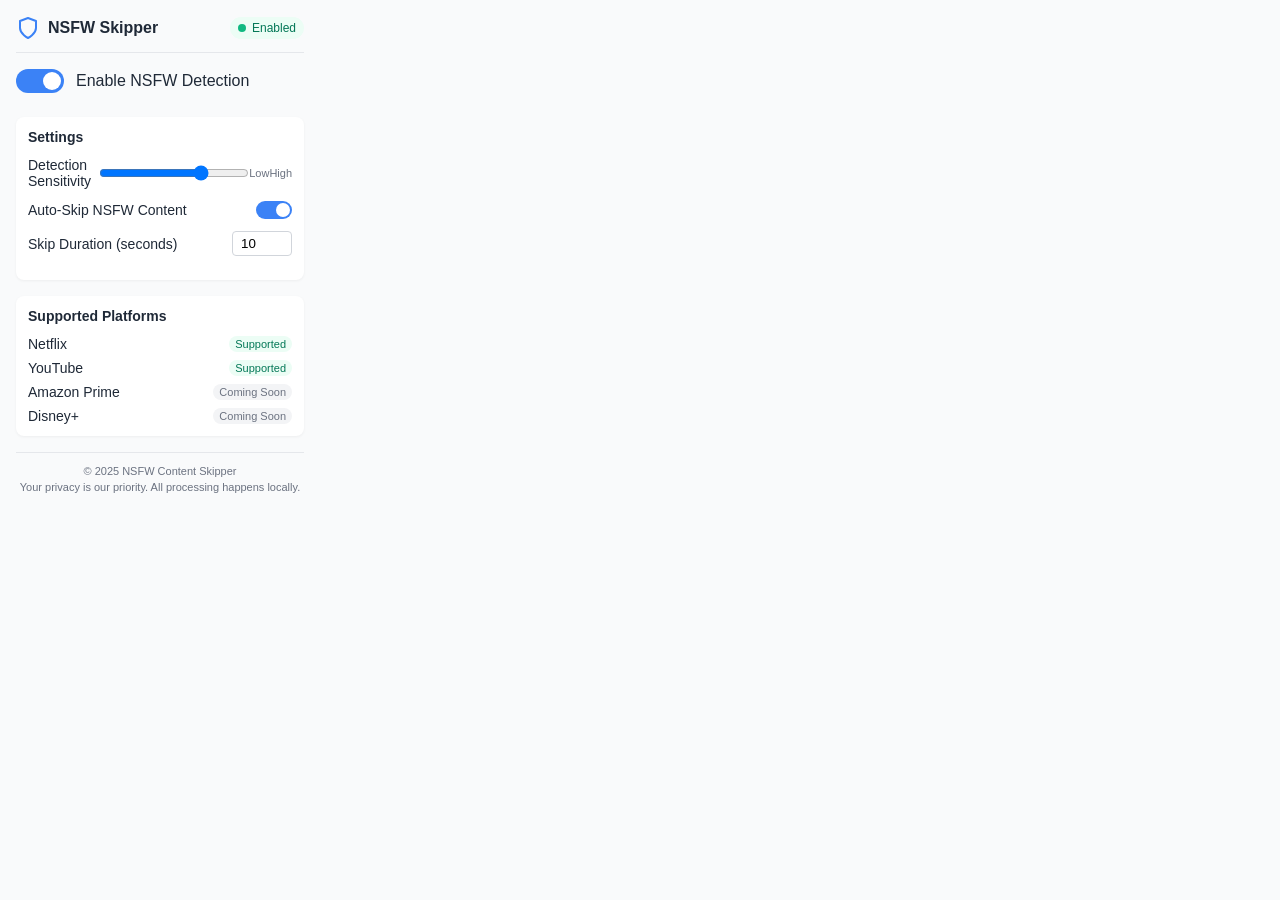
<file: extension/popup/popup.html>
<!DOCTYPE html>
<html lang="en">
<head>
  <meta charset="UTF-8">
  <meta name="viewport" content="width=device-width, initial-scale=1.0">
  <title>NSFW Content Skipper</title>
  <link rel="stylesheet" href="popup.css">
</head>
<body>
  <div class="container">
    <header>
      <div class="logo">
        <svg width="24" height="24" viewBox="0 0 24 24" fill="none" stroke="currentColor" stroke-width="2" stroke-linecap="round" stroke-linejoin="round" class="shield">
          <path d="M12 22s8-4 8-10V5l-8-3-8 3v7c0 6 8 10 8 10z"></path>
        </svg>
        <h1>NSFW Skipper</h1>
      </div>
      <div class="status" id="status">
        <span class="status-dot"></span>
        <span class="status-text">Enabled</span>
      </div>
    </header>
    
    <div class="content">
      <div class="toggle-container">
        <label class="switch">
          <input type="checkbox" id="enableToggle" checked>
          <span class="slider round"></span>
        </label>
        <span>Enable NSFW Detection</span>
      </div>

      <div class="settings-section">
        <h2>Settings</h2>
        
        <div class="setting-item">
          <label for="sensitivitySlider">Detection Sensitivity</label>
          <input type="range" id="sensitivitySlider" min="0" max="100" value="70">
          <div class="slider-labels">
            <span>Low</span>
            <span>High</span>
          </div>
        </div>

        <div class="setting-item">
          <label for="autoSkipToggle">Auto-Skip NSFW Content</label>
          <label class="switch small">
            <input type="checkbox" id="autoSkipToggle" checked>
            <span class="slider round"></span>
          </label>
        </div>

        <div class="setting-item">
          <label for="skipDuration">Skip Duration (seconds)</label>
          <input type="number" id="skipDuration" min="1" max="60" value="10">
        </div>
      </div>

      <div class="platforms-section">
        <h2>Supported Platforms</h2>
        <div class="platform-list">
          <div class="platform">
            <span>Netflix</span>
            <span class="platform-status supported">Supported</span>
          </div>
          <div class="platform">
            <span>YouTube</span>
            <span class="platform-status supported">Supported</span>
          </div>
          <div class="platform">
            <span>Amazon Prime</span>
            <span class="platform-status coming-soon">Coming Soon</span>
          </div>
          <div class="platform">
            <span>Disney+</span>
            <span class="platform-status coming-soon">Coming Soon</span>
          </div>
        </div>
      </div>
    </div>

    <footer>
      <p>© 2025 NSFW Content Skipper</p>
      <p>Your privacy is our priority. All processing happens locally.</p>
    </footer>
  </div>

  <script src="popup.js"></script>
</body>
</html>
</file>
<file: extension/popup/popup.css>
* {
  margin: 0;
  padding: 0;
  box-sizing: border-box;
  font-family: 'Segoe UI', Tahoma, Geneva, Verdana, sans-serif;
}

body {
  width: 320px;
  background-color: #f9fafb;
  color: #1f2937;
}

.container {
  padding: 16px;
}

header {
  display: flex;
  align-items: center;
  justify-content: space-between;
  margin-bottom: 16px;
  padding-bottom: 12px;
  border-bottom: 1px solid #e5e7eb;
}

.logo {
  display: flex;
  align-items: center;
  gap: 8px;
}

.logo svg {
  color: #3b82f6;
}

.logo h1 {
  font-size: 16px;
  font-weight: 600;
}

.status {
  display: flex;
  align-items: center;
  gap: 6px;
  font-size: 12px;
  background: #ecfdf5;
  color: #047857;
  padding: 4px 8px;
  border-radius: 16px;
}

.status-dot {
  width: 8px;
  height: 8px;
  background-color: #10b981;
  border-radius: 50%;
}

.status.disabled {
  background: #fee2e2;
  color: #b91c1c;
}

.status.disabled .status-dot {
  background-color: #ef4444;
}

.content {
  display: flex;
  flex-direction: column;
  gap: 16px;
}

.toggle-container {
  display: flex;
  align-items: center;
  gap: 12px;
  margin-bottom: 8px;
}

h2 {
  font-size: 14px;
  font-weight: 600;
  margin-bottom: 12px;
}

.settings-section, .platforms-section {
  background-color: white;
  border-radius: 8px;
  padding: 12px;
  box-shadow: 0 1px 3px rgba(0, 0, 0, 0.05);
}

.setting-item {
  display: flex;
  align-items: center;
  justify-content: space-between;
  margin-bottom: 12px;
  font-size: 14px;
}

input[type="range"] {
  width: 100%;
  margin: 8px 0;
}

input[type="number"] {
  width: 60px;
  padding: 4px 8px;
  border-radius: 4px;
  border: 1px solid #d1d5db;
}

.slider-labels {
  display: flex;
  justify-content: space-between;
  font-size: 11px;
  color: #6b7280;
}

.platform-list {
  display: flex;
  flex-direction: column;
  gap: 8px;
}

.platform {
  display: flex;
  justify-content: space-between;
  align-items: center;
  font-size: 14px;
}

.platform-status {
  font-size: 11px;
  padding: 2px 6px;
  border-radius: 12px;
}

.platform-status.supported {
  background-color: #ecfdf5;
  color: #047857;
}

.platform-status.coming-soon {
  background-color: #f3f4f6;
  color: #6b7280;
}

footer {
  margin-top: 16px;
  padding-top: 12px;
  border-top: 1px solid #e5e7eb;
  font-size: 11px;
  color: #6b7280;
  text-align: center;
}

footer p {
  margin-bottom: 4px;
}

/* Switch styling */
.switch {
  position: relative;
  display: inline-block;
  width: 48px;
  height: 24px;
}

.switch.small {
  width: 36px;
  height: 18px;
}

.switch input { 
  opacity: 0;
  width: 0;
  height: 0;
}

.slider {
  position: absolute;
  cursor: pointer;
  top: 0;
  left: 0;
  right: 0;
  bottom: 0;
  background-color: #ccc;
  transition: .3s;
}

.slider:before {
  position: absolute;
  content: "";
  height: 18px;
  width: 18px;
  left: 3px;
  bottom: 3px;
  background-color: white;
  transition: .3s;
}

.switch.small .slider:before {
  height: 14px;
  width: 14px;
  left: 2px;
  bottom: 2px;
}

input:checked + .slider {
  background-color: #3b82f6;
}

input:focus + .slider {
  box-shadow: 0 0 1px #3b82f6;
}

input:checked + .slider:before {
  transform: translateX(24px);
}

.switch.small input:checked + .slider:before {
  transform: translateX(18px);
}

.slider.round {
  border-radius: 34px;
}

.slider.round:before {
  border-radius: 50%;
}
</file>
